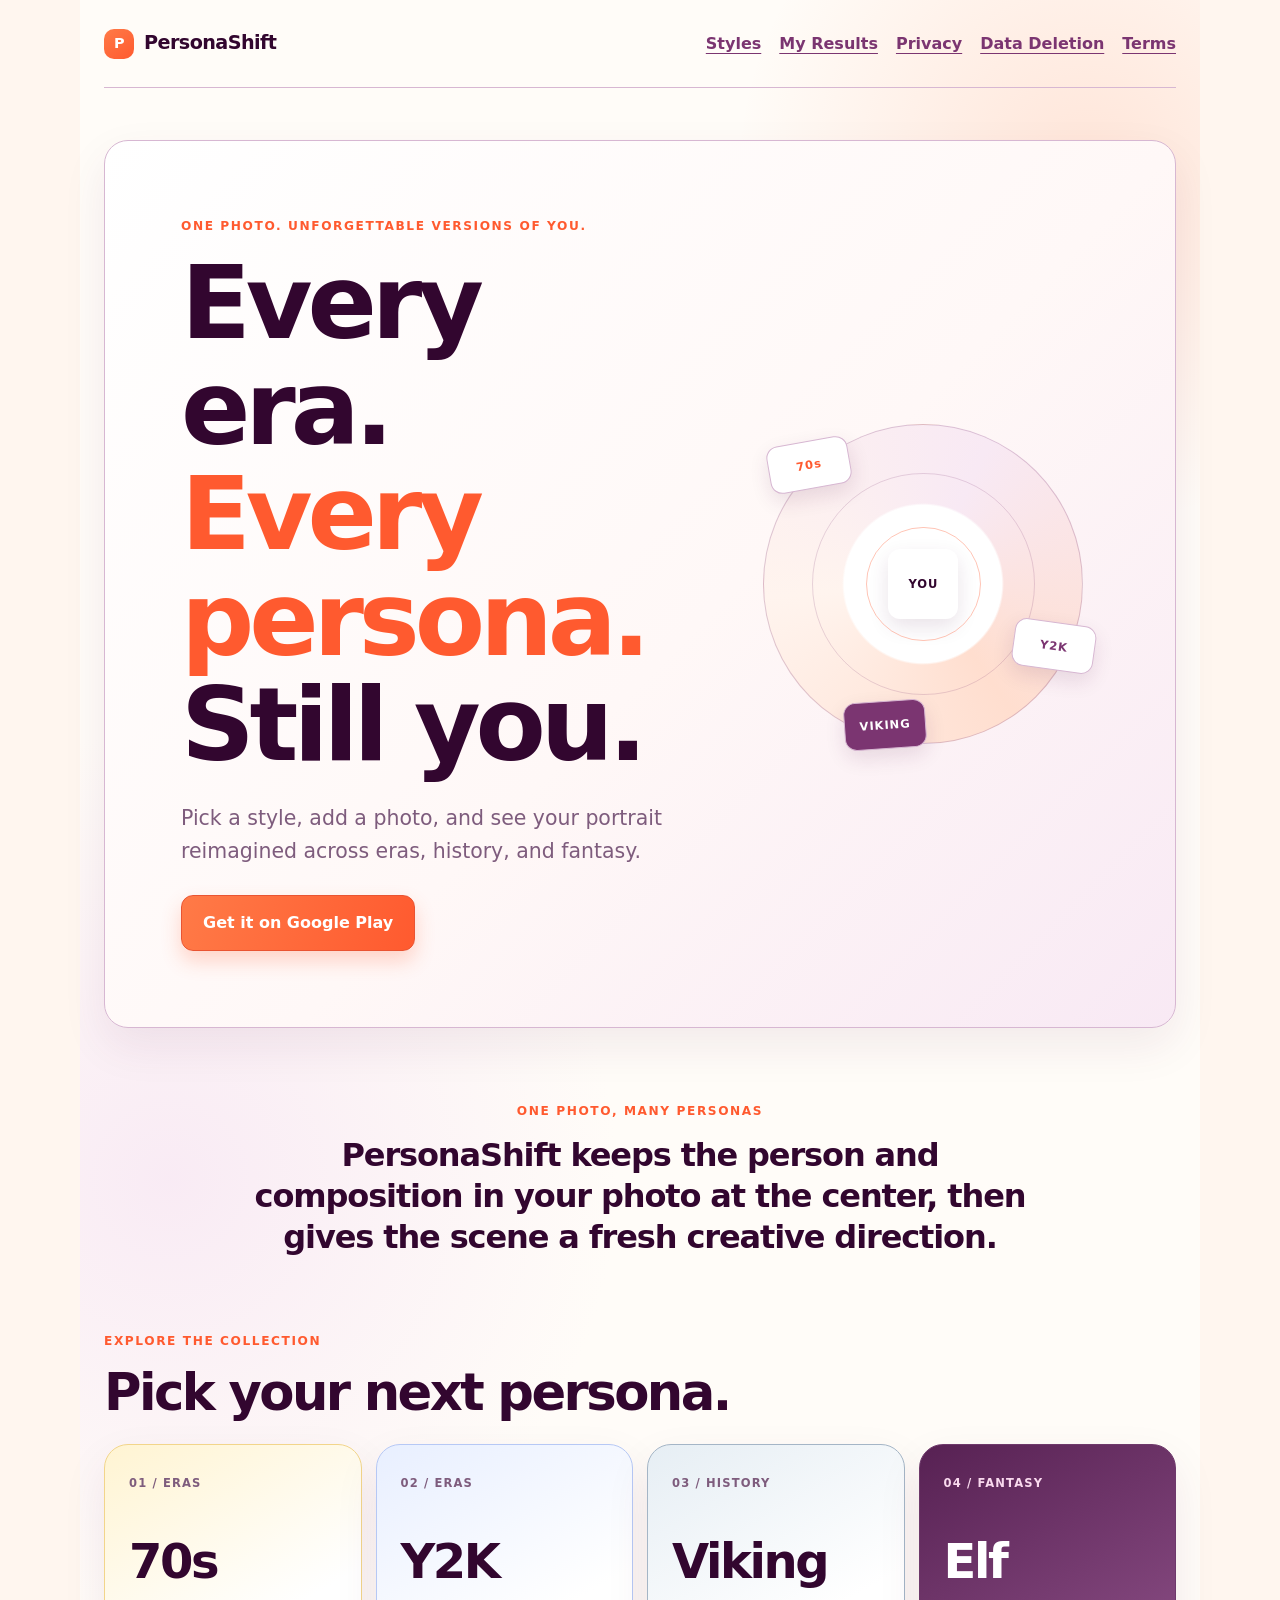
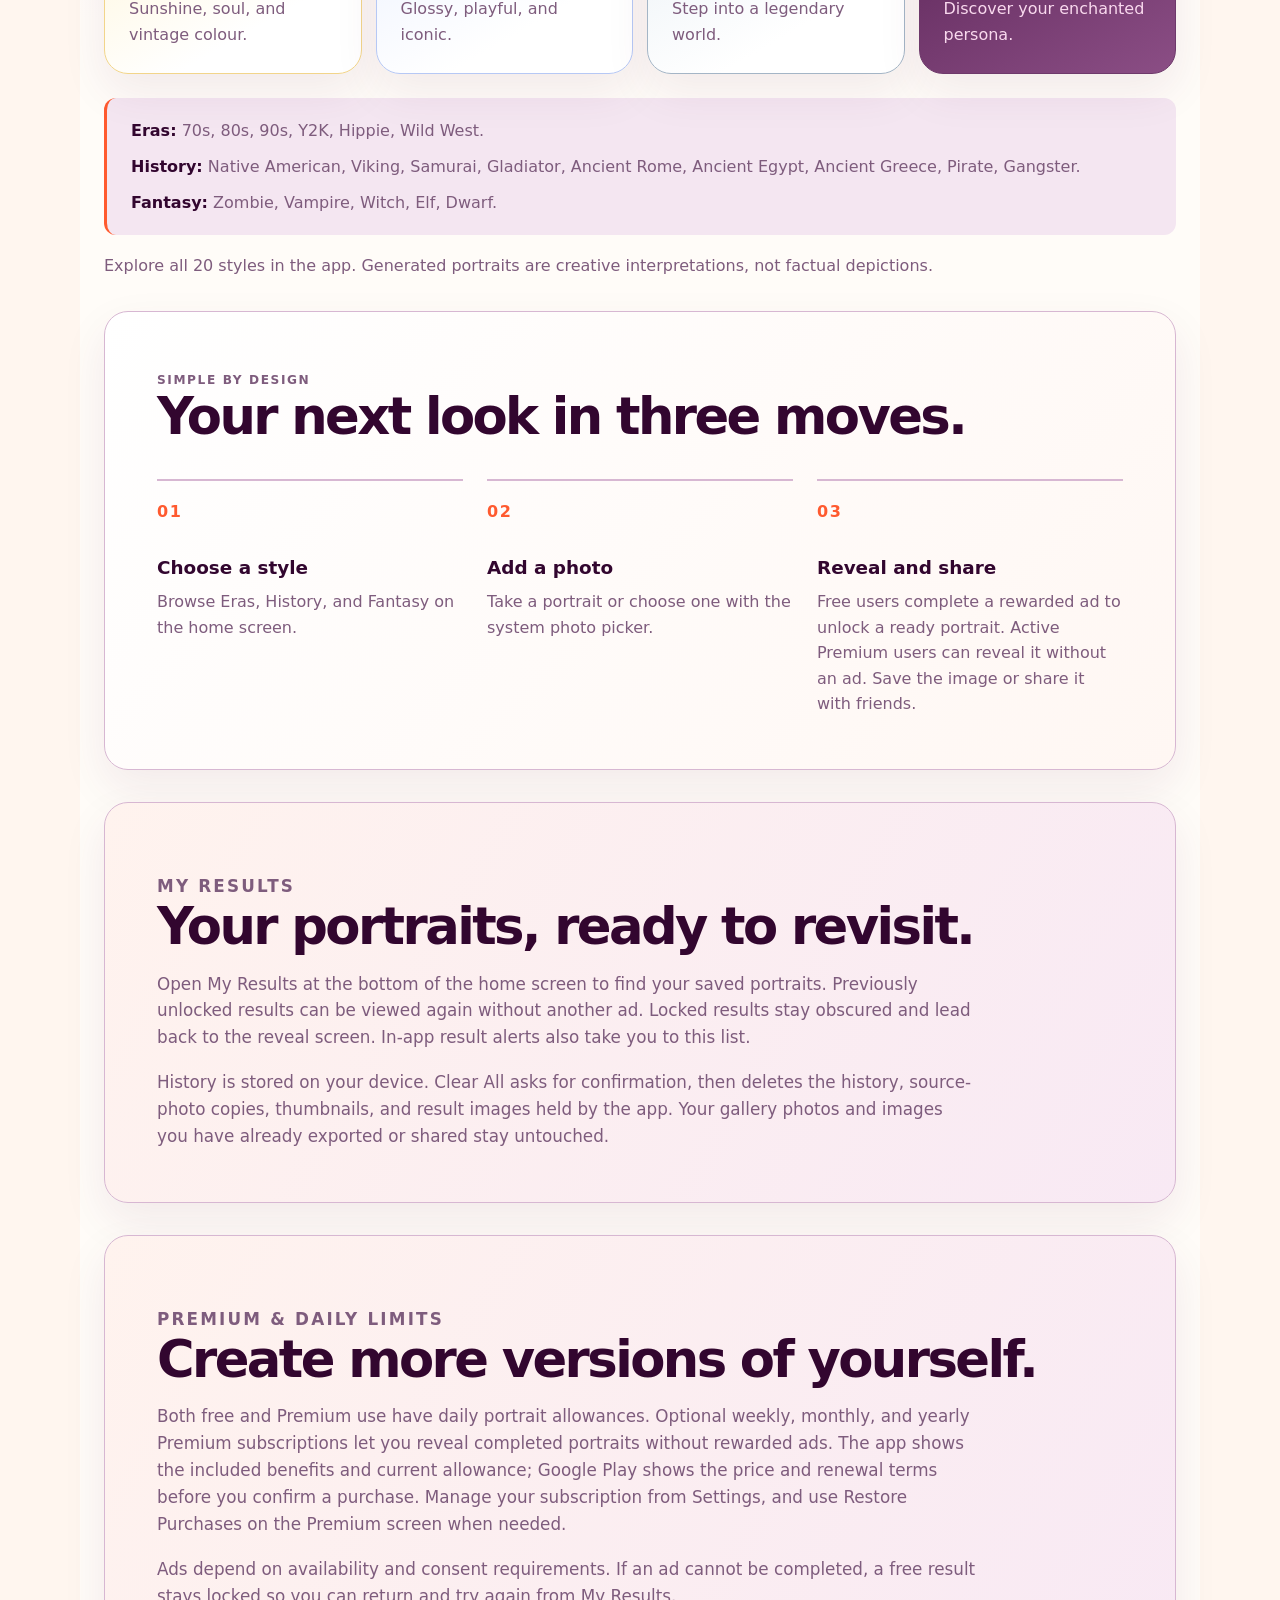
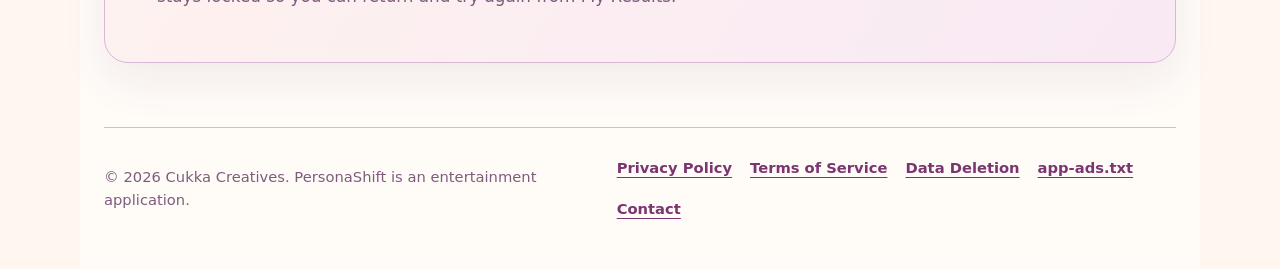
<file: index.html>
<!doctype html>
<html lang="en">
<head>
  <meta charset="utf-8" />
  <meta name="viewport" content="width=device-width, initial-scale=1" />
  <meta name="description" content="PersonaShift turns one photo into a new era, character, or creative theme." />
  <title>PersonaShift — Every Era. Every Persona. Still You.</title>
  <link rel="stylesheet" href="./styles.css" />
</head>
<body>
  <header class="site-header">
    <a class="brand" href="./" aria-label="PersonaShift home"><span class="brand-mark" aria-hidden="true">P</span>PersonaShift</a>
    <nav aria-label="Site navigation"><a href="#styles">Styles</a><a href="#results">My Results</a><a href="./privacy-policy.html">Privacy</a><a href="./data-deletion.html">Data Deletion</a><a href="./terms-of-service.html">Terms</a></nav>
  </header>
  <main>
    <section class="hero" aria-labelledby="hero-title">
      <div class="hero-copy"><p class="eyebrow">ONE PHOTO. UNFORGETTABLE VERSIONS OF YOU.</p><h1 id="hero-title">Every era.<br /><span>Every persona.</span><br />Still you.</h1><p class="lede">Pick a style, add a photo, and see your portrait reimagined across eras, history, and fantasy.</p><a class="button" href="https://play.google.com/store/apps/details?id=com.cukkacreatives.personashift">Get it on Google Play</a></div>
      <div class="hero-orbit" aria-hidden="true"><span class="orbit-card orbit-card-one">70s</span><span class="orbit-card orbit-card-two">Y2K</span><span class="orbit-card orbit-card-three">VIKING</span><span class="orbit-core">YOU</span></div>
    </section>
    <section class="intro" aria-label="How PersonaShift works"><p class="eyebrow">ONE PHOTO, MANY PERSONAS</p><p>PersonaShift keeps the person and composition in your photo at the center, then gives the scene a fresh creative direction.</p></section>
    <section id="styles" class="styles" aria-labelledby="styles-title">
      <div class="section-heading"><p class="eyebrow">EXPLORE THE COLLECTION</p><h2 id="styles-title">Pick your next persona.</h2></div>
      <div class="style-grid"><article class="style-card seventies"><span>01 / ERAS</span><h3>70s</h3><p>Sunshine, soul, and vintage colour.</p></article><article class="style-card y2k"><span>02 / ERAS</span><h3>Y2K</h3><p>Glossy, playful, and iconic.</p></article><article class="style-card historical"><span>03 / HISTORY</span><h3>Viking</h3><p>Step into a legendary world.</p></article><article class="style-card fantasy"><span>04 / FANTASY</span><h3>Elf</h3><p>Discover your enchanted persona.</p></article></div>
      <div class="catalog" aria-label="Available styles by category">
        <p><strong>Eras:</strong> 70s, 80s, 90s, Y2K, Hippie, Wild West.</p>
        <p><strong>History:</strong> Native American, Viking, Samurai, Gladiator, Ancient Rome, Ancient Egypt, Ancient Greece, Pirate, Gangster.</p>
        <p><strong>Fantasy:</strong> Zombie, Vampire, Witch, Elf, Dwarf.</p>
      </div>
      <p class="section-note">Explore all 20 styles in the app. Generated portraits are creative interpretations, not factual depictions.</p>
    </section>
    <section class="steps" aria-labelledby="steps-title"><div class="section-heading"><p class="eyebrow">SIMPLE BY DESIGN</p><h2 id="steps-title">Your next look in three moves.</h2></div><ol><li><span>01</span><strong>Choose a style</strong><p>Browse Eras, History, and Fantasy on the home screen.</p></li><li><span>02</span><strong>Add a photo</strong><p>Take a portrait or choose one with the system photo picker.</p></li><li><span>03</span><strong>Reveal and share</strong><p>Free users complete a rewarded ad to unlock a ready portrait. Active Premium users can reveal it without an ad. Save the image or share it with friends.</p></li></ol></section>
    <section id="results" class="notice" aria-labelledby="results-title">
      <p class="eyebrow">MY RESULTS</p><h2 id="results-title">Your portraits, ready to revisit.</h2>
      <p>Open My Results at the bottom of the home screen to find your saved portraits. Previously unlocked results can be viewed again without another ad. Locked results stay obscured and lead back to the reveal screen. In-app result alerts also take you to this list.</p>
      <p>History is stored on your device. Clear All asks for confirmation, then deletes the history, source-photo copies, thumbnails, and result images held by the app. Your gallery photos and images you have already exported or shared stay untouched.</p>
    </section>
    <section class="notice" aria-labelledby="notice-title"><p class="eyebrow">PREMIUM &amp; DAILY LIMITS</p><h2 id="notice-title">Create more versions of yourself.</h2><p>Both free and Premium use have daily portrait allowances. Optional weekly, monthly, and yearly Premium subscriptions let you reveal completed portraits without rewarded ads. The app shows the included benefits and current allowance; Google Play shows the price and renewal terms before you confirm a purchase. Manage your subscription from Settings, and use Restore Purchases on the Premium screen when needed.</p><p>Ads depend on availability and consent requirements. If an ad cannot be completed, a free result stays locked so you can return and try again from My Results.</p></section>
  </main>
  <footer><p>© 2026 Cukka Creatives. PersonaShift is an entertainment application.</p><div><a href="./privacy-policy.html">Privacy Policy</a><a href="./terms-of-service.html">Terms of Service</a><a href="./data-deletion.html">Data Deletion</a><a href="./app-ads.txt">app-ads.txt</a><a href="mailto:cukkacreatives@gmail.com">Contact</a></div></footer>
</body>
</html>
</file>
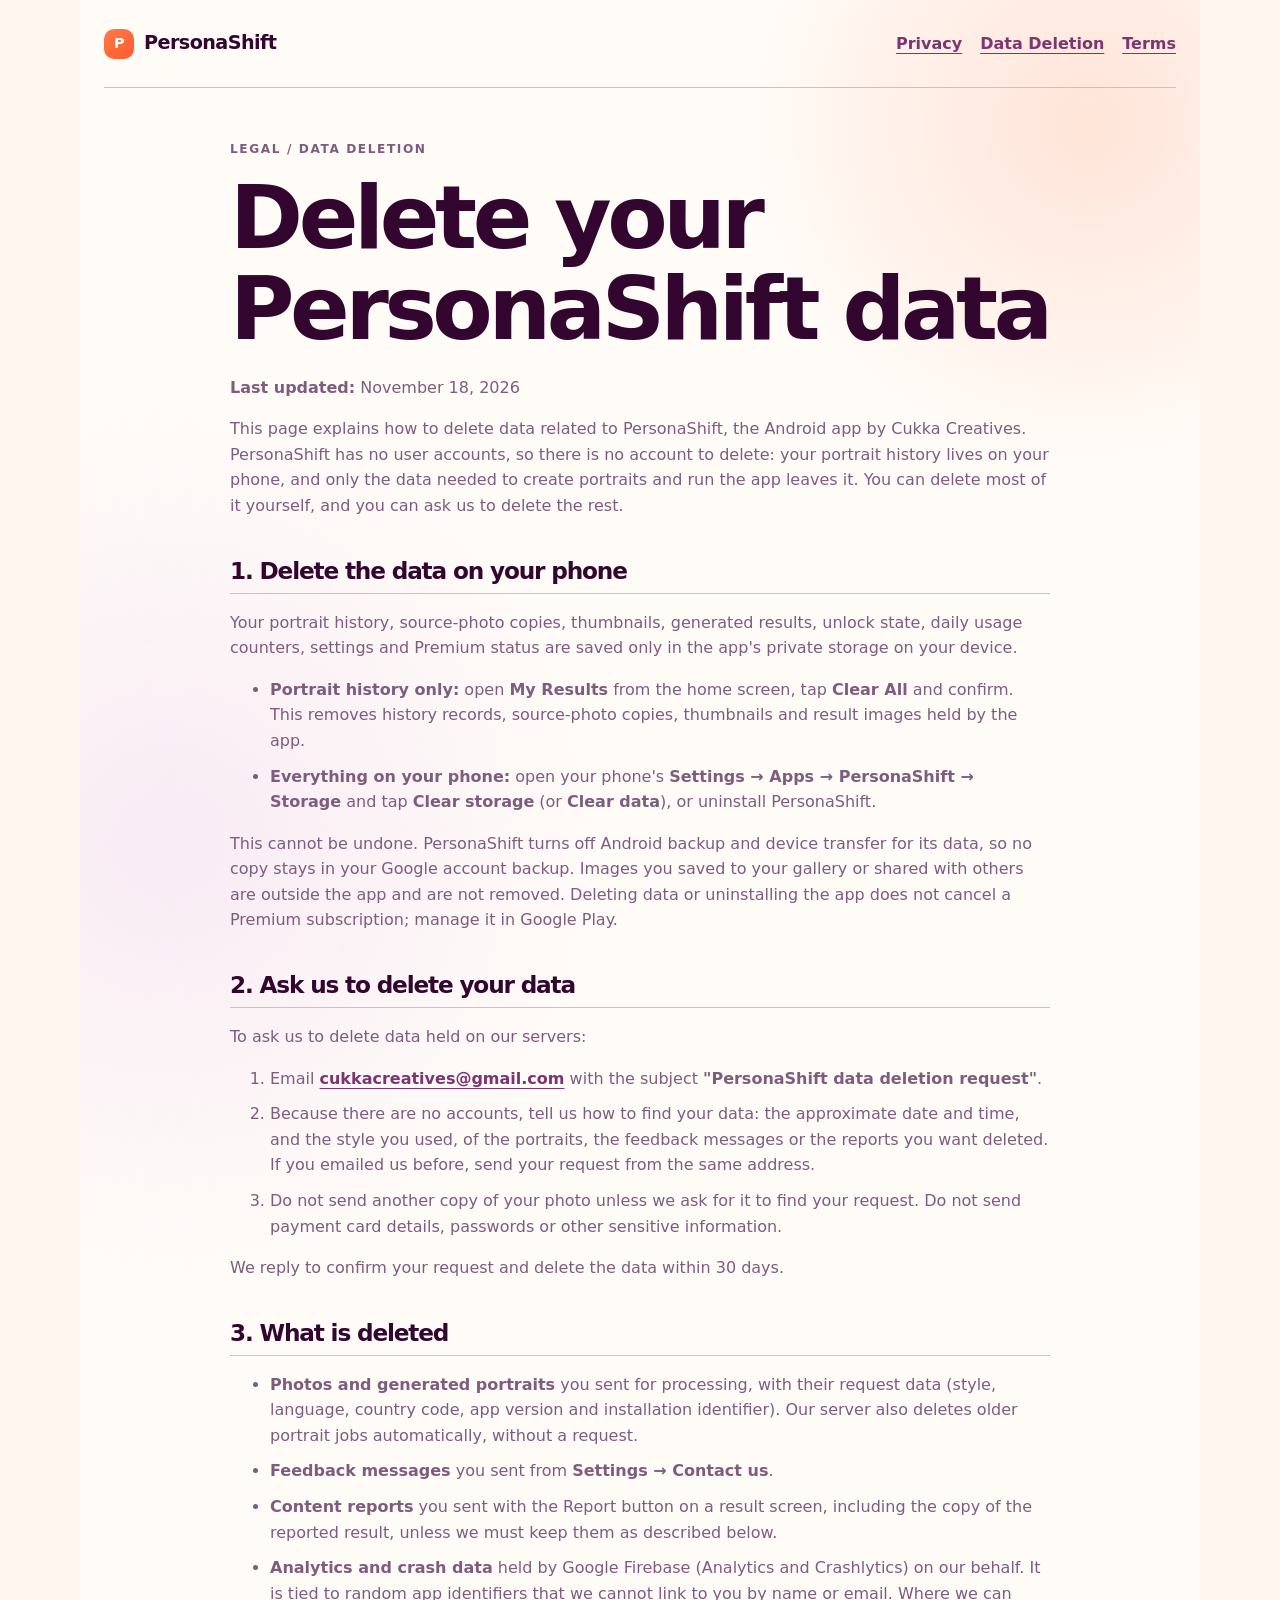
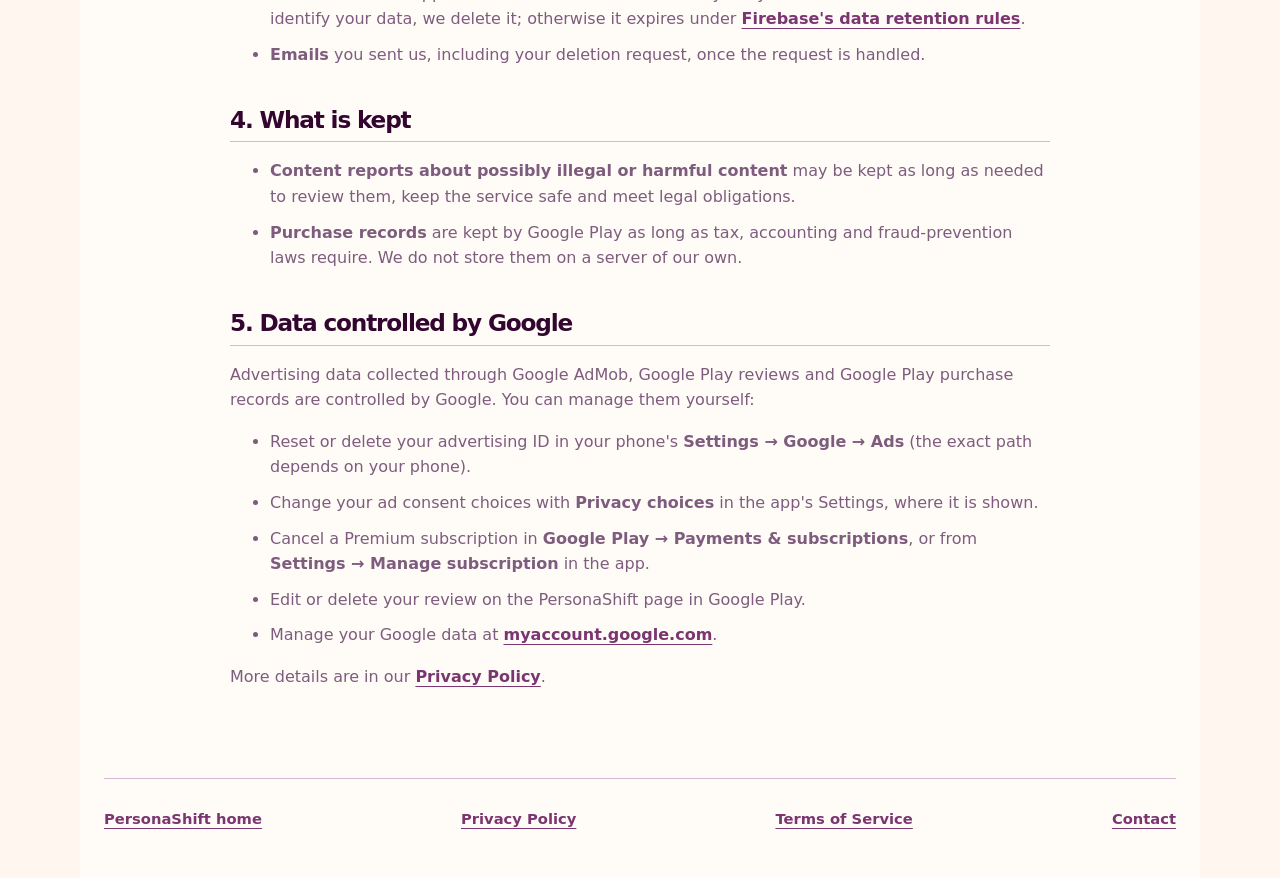
<file: data-deletion.html>
<!doctype html>
<html lang="en">
<head>
  <meta charset="utf-8" />
  <meta name="viewport" content="width=device-width, initial-scale=1" />
  <meta name="description" content="How to delete your PersonaShift data or request its deletion." />
  <title>PersonaShift — Data Deletion</title>
  <link rel="stylesheet" href="./styles.css" />
</head>

<body>
  <header class="site-header">
    <a class="brand" href="./" aria-label="PersonaShift home"><span class="brand-mark" aria-hidden="true">P</span>PersonaShift</a>
    <nav aria-label="Legal">
      <a href="./privacy-policy.html">Privacy</a>
      <a aria-current="page" href="./data-deletion.html">Data Deletion</a>
      <a href="./terms-of-service.html">Terms</a>
    </nav>
  </header>

  <main class="legal" id="main">
    <p class="eyebrow">LEGAL / DATA DELETION</p>
    <h1>Delete your PersonaShift data</h1>
    <p><strong>Last updated:</strong> November 18, 2026</p>

    <p>
      This page explains how to delete data related to PersonaShift, the Android
      app by Cukka Creatives. PersonaShift has no user accounts, so there is no
      account to delete: your portrait history lives on your phone, and only the
      data needed to create portraits and run the app leaves it. You can delete
      most of it yourself, and you can ask us to delete the rest.
    </p>

    <h2>1. Delete the data on your phone</h2>
    <p>
      Your portrait history, source-photo copies, thumbnails, generated results,
      unlock state, daily usage counters, settings and Premium status are saved
      only in the app's private storage on your device.
    </p>
    <ul>
      <li>
        <strong>Portrait history only:</strong> open <strong>My Results</strong>
        from the home screen, tap <strong>Clear All</strong> and confirm. This
        removes history records, source-photo copies, thumbnails and result
        images held by the app.
      </li>
      <li>
        <strong>Everything on your phone:</strong> open your phone's
        <strong>Settings → Apps → PersonaShift → Storage</strong> and tap
        <strong>Clear storage</strong> (or <strong>Clear data</strong>), or
        uninstall PersonaShift.
      </li>
    </ul>
    <p>
      This cannot be undone. PersonaShift turns off Android backup and device
      transfer for its data, so no copy stays in your Google account backup.
      Images you saved to your gallery or shared with others are outside the app
      and are not removed. Deleting data or uninstalling the app does not cancel
      a Premium subscription; manage it in Google Play.
    </p>

    <h2>2. Ask us to delete your data</h2>
    <p>To ask us to delete data held on our servers:</p>
    <ol>
      <li>
        Email
        <a href="mailto:cukkacreatives@gmail.com?subject=PersonaShift%20data%20deletion%20request">cukkacreatives@gmail.com</a>
        with the subject <strong>"PersonaShift data deletion request"</strong>.
      </li>
      <li>
        Because there are no accounts, tell us how to find your data: the
        approximate date and time, and the style you used, of the portraits, the
        feedback messages or the reports you want deleted. If you emailed us
        before, send your request from the same address.
      </li>
      <li>
        Do not send another copy of your photo unless we ask for it to find your
        request. Do not send payment card details, passwords or other sensitive
        information.
      </li>
    </ol>
    <p>
      We reply to confirm your request and delete the data within 30 days.
    </p>

    <h2>3. What is deleted</h2>
    <ul>
      <li>
        <strong>Photos and generated portraits</strong> you sent for processing,
        with their request data (style, language, country code, app version and
        installation identifier). Our server also deletes older portrait jobs
        automatically, without a request.
      </li>
      <li>
        <strong>Feedback messages</strong> you sent from
        <strong>Settings → Contact us</strong>.
      </li>
      <li>
        <strong>Content reports</strong> you sent with the Report button on a
        result screen, including the copy of the reported result, unless we must
        keep them as described below.
      </li>
      <li>
        <strong>Analytics and crash data</strong> held by Google Firebase
        (Analytics and Crashlytics) on our behalf. It is tied to random app
        identifiers that we cannot link to you by name or email. Where we can
        identify your data, we delete it; otherwise it expires under
        <a href="https://firebase.google.com/support/privacy" target="_blank" rel="noopener">Firebase's data retention rules</a>.
      </li>
      <li>
        <strong>Emails</strong> you sent us, including your deletion request,
        once the request is handled.
      </li>
    </ul>

    <h2>4. What is kept</h2>
    <ul>
      <li>
        <strong>Content reports about possibly illegal or harmful content</strong>
        may be kept as long as needed to review them, keep the service safe and
        meet legal obligations.
      </li>
      <li>
        <strong>Purchase records</strong> are kept by Google Play as long as tax,
        accounting and fraud-prevention laws require. We do not store them on a
        server of our own.
      </li>
    </ul>

    <h2>5. Data controlled by Google</h2>
    <p>
      Advertising data collected through Google AdMob, Google Play reviews and
      Google Play purchase records are controlled by Google. You can manage them
      yourself:
    </p>
    <ul>
      <li>Reset or delete your advertising ID in your phone's <strong>Settings → Google → Ads</strong> (the exact path depends on your phone).</li>
      <li>Change your ad consent choices with <strong>Privacy choices</strong> in the app's Settings, where it is shown.</li>
      <li>Cancel a Premium subscription in <strong>Google Play → Payments &amp; subscriptions</strong>, or from <strong>Settings → Manage subscription</strong> in the app.</li>
      <li>Edit or delete your review on the PersonaShift page in Google Play.</li>
      <li>Manage your Google data at <a href="https://myaccount.google.com/data-and-privacy" target="_blank" rel="noopener">myaccount.google.com</a>.</li>
    </ul>

    <p>
      More details are in our <a href="./privacy-policy.html">Privacy Policy</a>.
    </p>
  </main>

  <footer>
    <a href="./">PersonaShift home</a>
    <a href="./privacy-policy.html">Privacy Policy</a>
    <a href="./terms-of-service.html">Terms of Service</a>
    <a href="mailto:cukkacreatives@gmail.com">Contact</a>
  </footer>
</body>
</html>
</file>
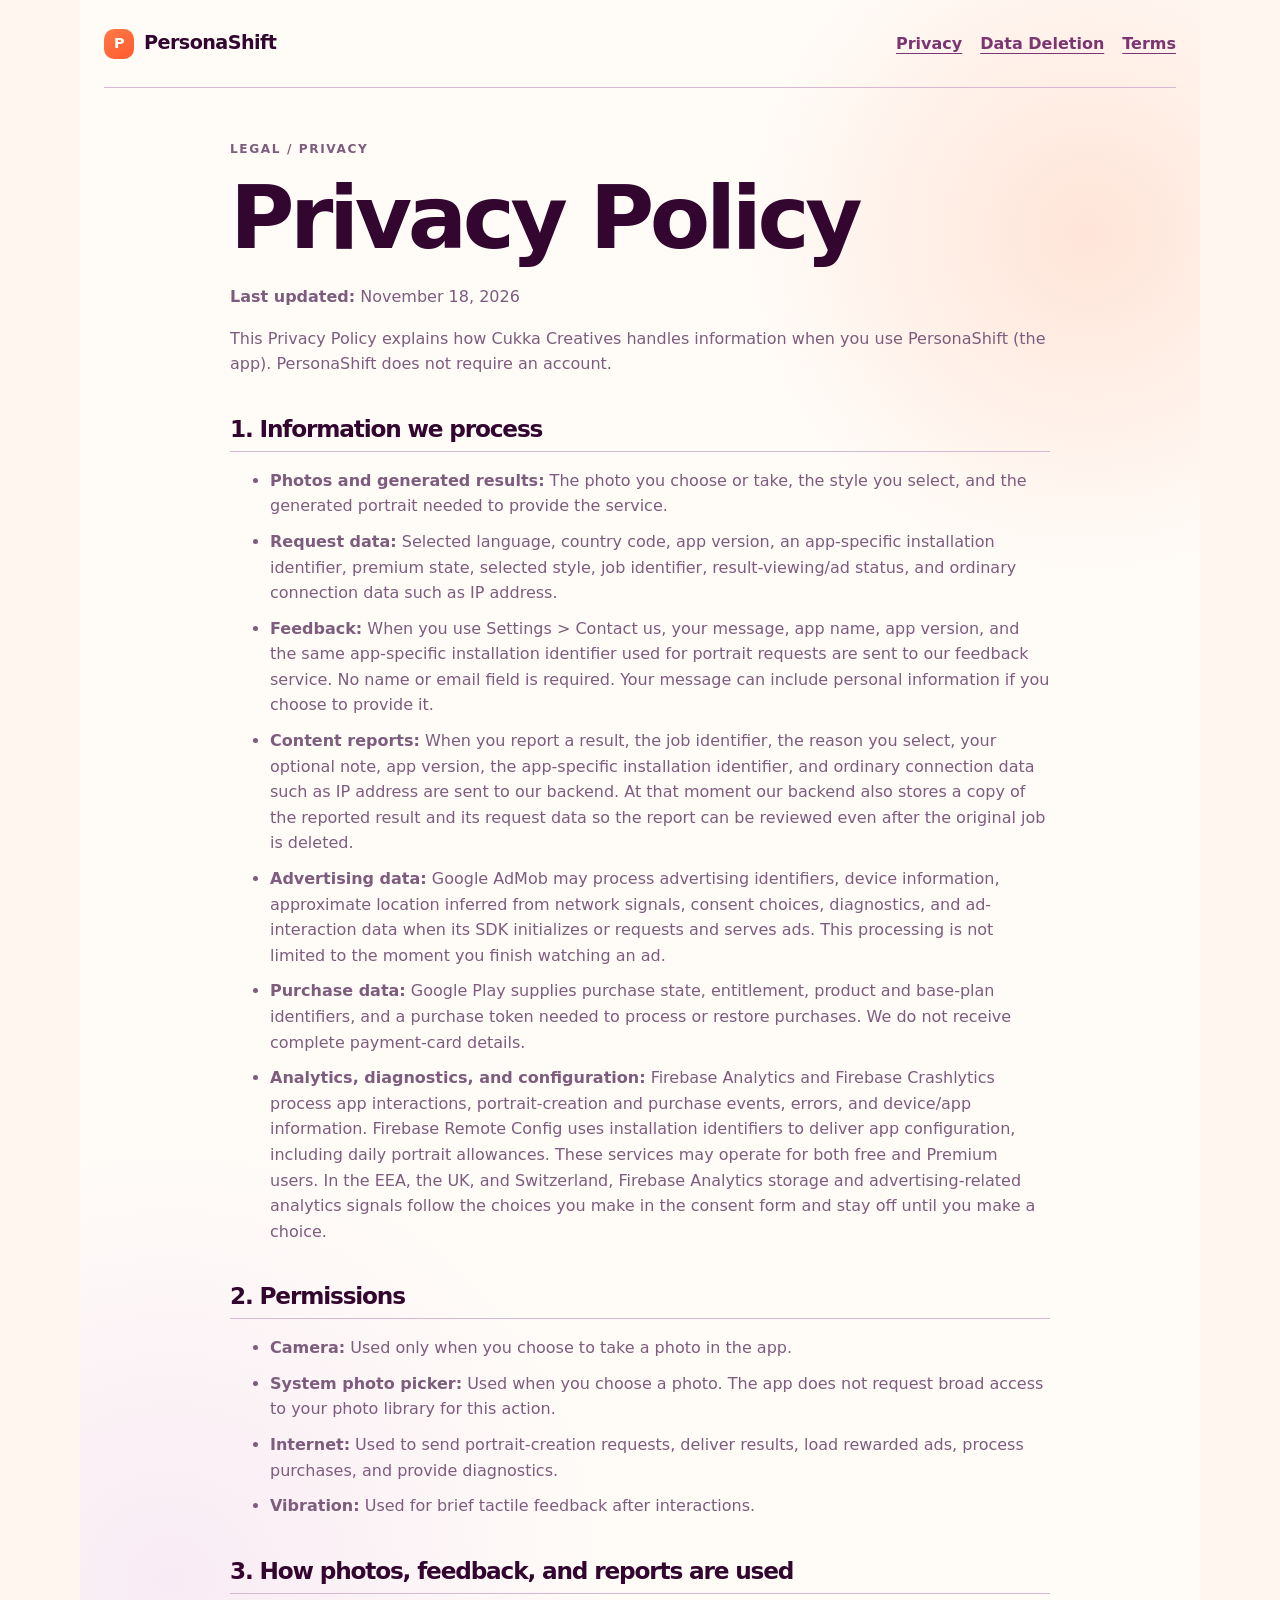
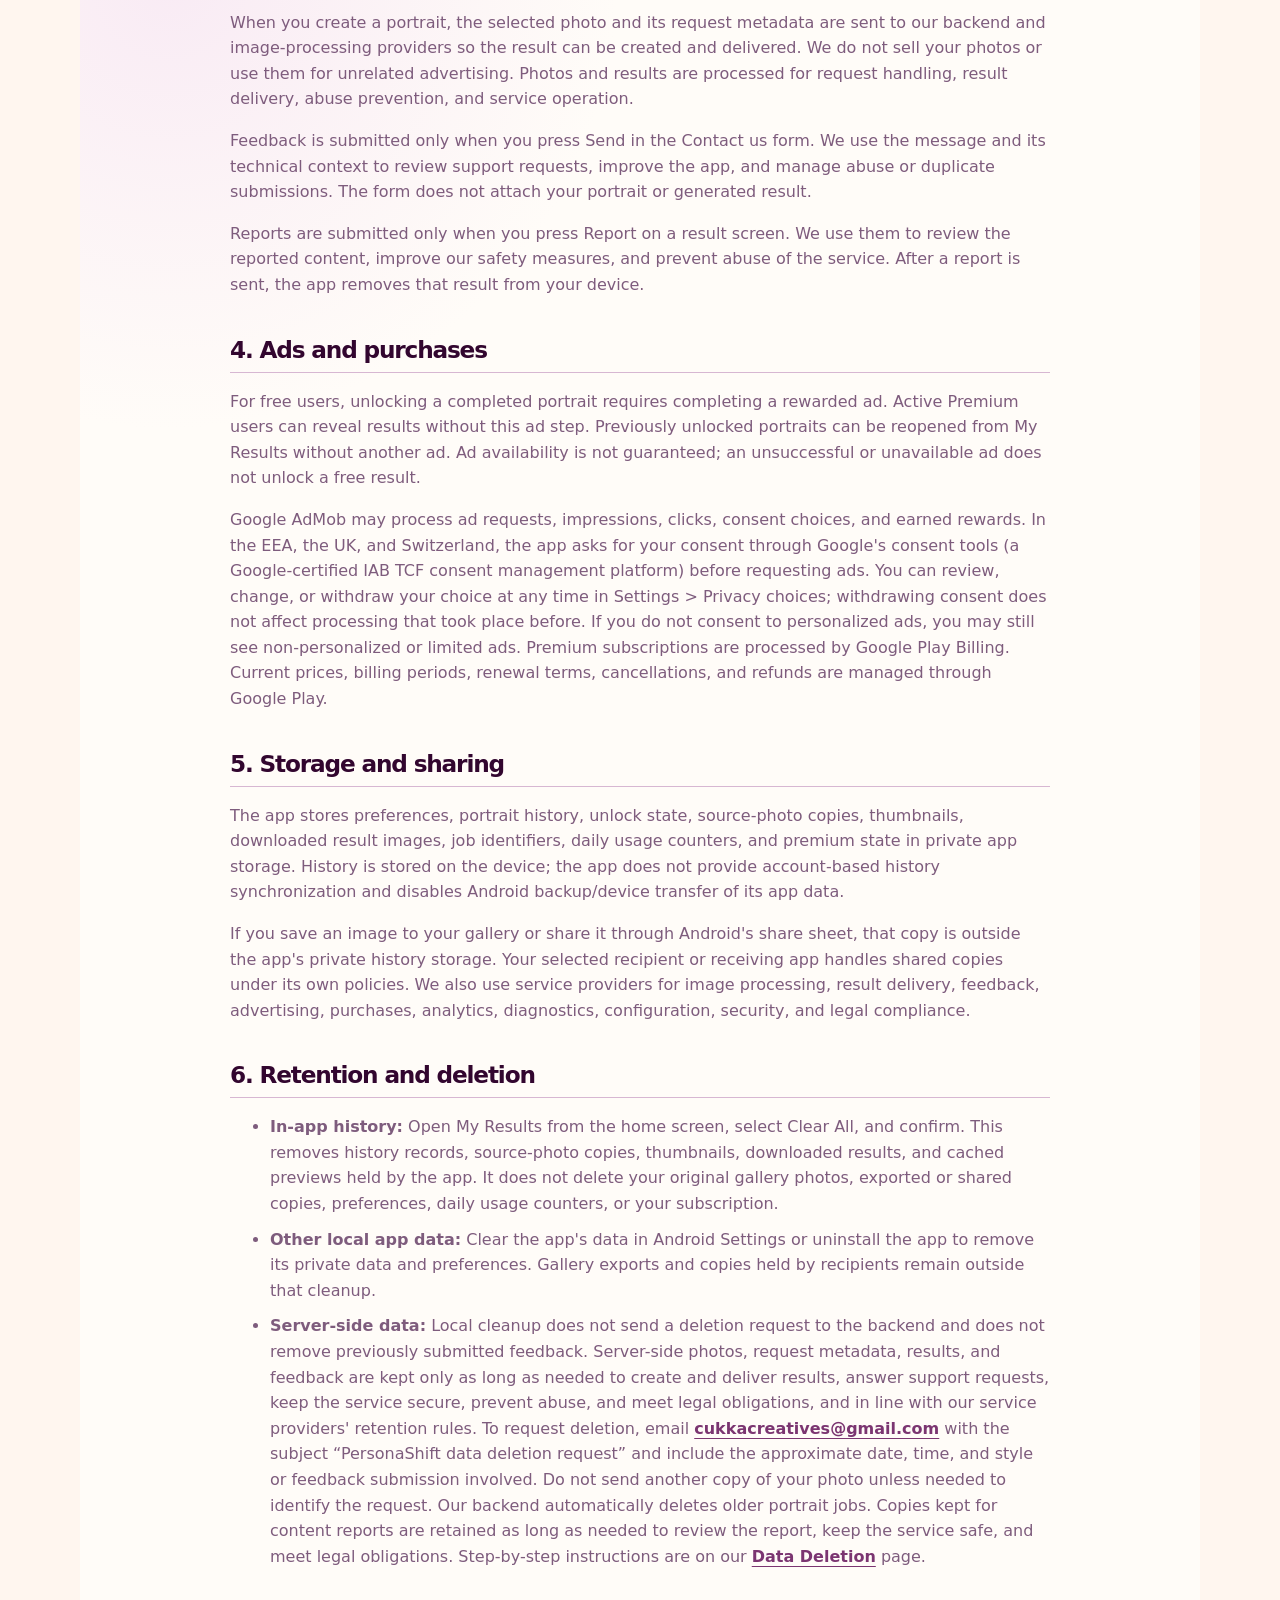
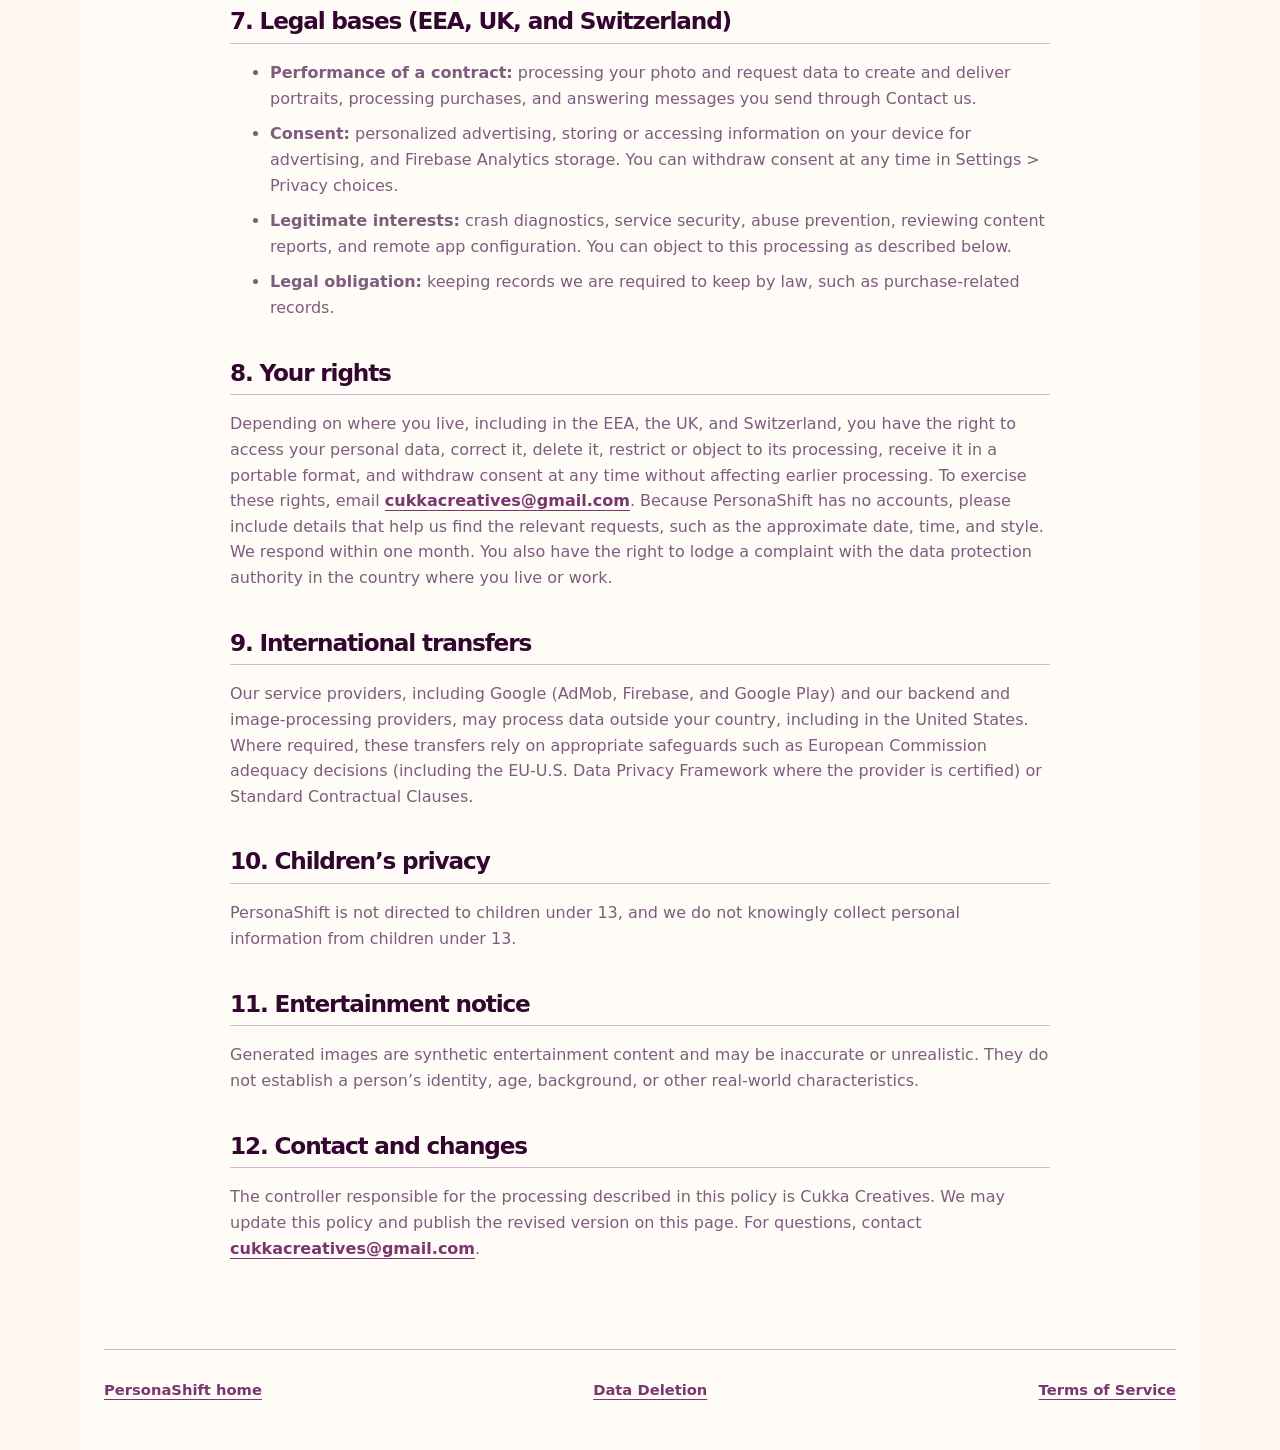
<file: privacy-policy.html>
<!doctype html>
<html lang="en"><head><meta charset="utf-8" /><meta name="viewport" content="width=device-width, initial-scale=1" /><meta name="description" content="PersonaShift privacy policy." /><title>PersonaShift — Privacy Policy</title><link rel="stylesheet" href="./styles.css" /></head><body>
<header class="site-header"><a class="brand" href="./" aria-label="PersonaShift home"><span class="brand-mark" aria-hidden="true">P</span>PersonaShift</a><nav aria-label="Legal"><a aria-current="page" href="./privacy-policy.html">Privacy</a><a href="./data-deletion.html">Data Deletion</a><a href="./terms-of-service.html">Terms</a></nav></header>
<main class="legal"><p class="eyebrow">LEGAL / PRIVACY</p><h1>Privacy Policy</h1><p><strong>Last updated:</strong> November 18, 2026</p><p>This Privacy Policy explains how Cukka Creatives handles information when you use PersonaShift (the app). PersonaShift does not require an account.</p>
<h2>1. Information we process</h2>
<ul>
  <li><strong>Photos and generated results:</strong> The photo you choose or take, the style you select, and the generated portrait needed to provide the service.</li>
  <li><strong>Request data:</strong> Selected language, country code, app version, an app-specific installation identifier, premium state, selected style, job identifier, result-viewing/ad status, and ordinary connection data such as IP address.</li>
  <li><strong>Feedback:</strong> When you use Settings &gt; Contact us, your message, app name, app version, and the same app-specific installation identifier used for portrait requests are sent to our feedback service. No name or email field is required. Your message can include personal information if you choose to provide it.</li>
  <li><strong>Content reports:</strong> When you report a result, the job identifier, the reason you select, your optional note, app version, the app-specific installation identifier, and ordinary connection data such as IP address are sent to our backend. At that moment our backend also stores a copy of the reported result and its request data so the report can be reviewed even after the original job is deleted.</li>
  <li><strong>Advertising data:</strong> Google AdMob may process advertising identifiers, device information, approximate location inferred from network signals, consent choices, diagnostics, and ad-interaction data when its SDK initializes or requests and serves ads. This processing is not limited to the moment you finish watching an ad.</li>
  <li><strong>Purchase data:</strong> Google Play supplies purchase state, entitlement, product and base-plan identifiers, and a purchase token needed to process or restore purchases. We do not receive complete payment-card details.</li>
  <li><strong>Analytics, diagnostics, and configuration:</strong> Firebase Analytics and Firebase Crashlytics process app interactions, portrait-creation and purchase events, errors, and device/app information. Firebase Remote Config uses installation identifiers to deliver app configuration, including daily portrait allowances. These services may operate for both free and Premium users. In the EEA, the UK, and Switzerland, Firebase Analytics storage and advertising-related analytics signals follow the choices you make in the consent form and stay off until you make a choice.</li>
</ul>
<h2>2. Permissions</h2><ul><li><strong>Camera:</strong> Used only when you choose to take a photo in the app.</li><li><strong>System photo picker:</strong> Used when you choose a photo. The app does not request broad access to your photo library for this action.</li><li><strong>Internet:</strong> Used to send portrait-creation requests, deliver results, load rewarded ads, process purchases, and provide diagnostics.</li><li><strong>Vibration:</strong> Used for brief tactile feedback after interactions.</li></ul>
<h2>3. How photos, feedback, and reports are used</h2><p>When you create a portrait, the selected photo and its request metadata are sent to our backend and image-processing providers so the result can be created and delivered. We do not sell your photos or use them for unrelated advertising. Photos and results are processed for request handling, result delivery, abuse prevention, and service operation.</p><p>Feedback is submitted only when you press Send in the Contact us form. We use the message and its technical context to review support requests, improve the app, and manage abuse or duplicate submissions. The form does not attach your portrait or generated result.</p><p>Reports are submitted only when you press Report on a result screen. We use them to review the reported content, improve our safety measures, and prevent abuse of the service. After a report is sent, the app removes that result from your device.</p>
<h2>4. Ads and purchases</h2><p>For free users, unlocking a completed portrait requires completing a rewarded ad. Active Premium users can reveal results without this ad step. Previously unlocked portraits can be reopened from My Results without another ad. Ad availability is not guaranteed; an unsuccessful or unavailable ad does not unlock a free result.</p><p>Google AdMob may process ad requests, impressions, clicks, consent choices, and earned rewards. In the EEA, the UK, and Switzerland, the app asks for your consent through Google's consent tools (a Google-certified IAB TCF consent management platform) before requesting ads. You can review, change, or withdraw your choice at any time in Settings &gt; Privacy choices; withdrawing consent does not affect processing that took place before. If you do not consent to personalized ads, you may still see non-personalized or limited ads. Premium subscriptions are processed by Google Play Billing. Current prices, billing periods, renewal terms, cancellations, and refunds are managed through Google Play.</p>
<h2>5. Storage and sharing</h2><p>The app stores preferences, portrait history, unlock state, source-photo copies, thumbnails, downloaded result images, job identifiers, daily usage counters, and premium state in private app storage. History is stored on the device; the app does not provide account-based history synchronization and disables Android backup/device transfer of its app data.</p><p>If you save an image to your gallery or share it through Android's share sheet, that copy is outside the app's private history storage. Your selected recipient or receiving app handles shared copies under its own policies. We also use service providers for image processing, result delivery, feedback, advertising, purchases, analytics, diagnostics, configuration, security, and legal compliance.</p>
<h2>6. Retention and deletion</h2>
<ul>
  <li><strong>In-app history:</strong> Open My Results from the home screen, select Clear All, and confirm. This removes history records, source-photo copies, thumbnails, downloaded results, and cached previews held by the app. It does not delete your original gallery photos, exported or shared copies, preferences, daily usage counters, or your subscription.</li>
  <li><strong>Other local app data:</strong> Clear the app's data in Android Settings or uninstall the app to remove its private data and preferences. Gallery exports and copies held by recipients remain outside that cleanup.</li>
  <li><strong>Server-side data:</strong> Local cleanup does not send a deletion request to the backend and does not remove previously submitted feedback. Server-side photos, request metadata, results, and feedback are kept only as long as needed to create and deliver results, answer support requests, keep the service secure, prevent abuse, and meet legal obligations, and in line with our service providers' retention rules. To request deletion, email <a href="mailto:cukkacreatives@gmail.com">cukkacreatives@gmail.com</a> with the subject “PersonaShift data deletion request” and include the approximate date, time, and style or feedback submission involved. Do not send another copy of your photo unless needed to identify the request. Our backend automatically deletes older portrait jobs. Copies kept for content reports are retained as long as needed to review the report, keep the service safe, and meet legal obligations. Step-by-step instructions are on our <a href="./data-deletion.html">Data Deletion</a> page.</li>
</ul>
<h2>7. Legal bases (EEA, UK, and Switzerland)</h2><ul><li><strong>Performance of a contract:</strong> processing your photo and request data to create and deliver portraits, processing purchases, and answering messages you send through Contact us.</li><li><strong>Consent:</strong> personalized advertising, storing or accessing information on your device for advertising, and Firebase Analytics storage. You can withdraw consent at any time in Settings &gt; Privacy choices.</li><li><strong>Legitimate interests:</strong> crash diagnostics, service security, abuse prevention, reviewing content reports, and remote app configuration. You can object to this processing as described below.</li><li><strong>Legal obligation:</strong> keeping records we are required to keep by law, such as purchase-related records.</li></ul>
<h2>8. Your rights</h2><p>Depending on where you live, including in the EEA, the UK, and Switzerland, you have the right to access your personal data, correct it, delete it, restrict or object to its processing, receive it in a portable format, and withdraw consent at any time without affecting earlier processing. To exercise these rights, email <a href="mailto:cukkacreatives@gmail.com">cukkacreatives@gmail.com</a>. Because PersonaShift has no accounts, please include details that help us find the relevant requests, such as the approximate date, time, and style. We respond within one month. You also have the right to lodge a complaint with the data protection authority in the country where you live or work.</p>
<h2>9. International transfers</h2><p>Our service providers, including Google (AdMob, Firebase, and Google Play) and our backend and image-processing providers, may process data outside your country, including in the United States. Where required, these transfers rely on appropriate safeguards such as European Commission adequacy decisions (including the EU-U.S. Data Privacy Framework where the provider is certified) or Standard Contractual Clauses.</p>
<h2>10. Children’s privacy</h2><p>PersonaShift is not directed to children under 13, and we do not knowingly collect personal information from children under 13.</p>
<h2>11. Entertainment notice</h2><p>Generated images are synthetic entertainment content and may be inaccurate or unrealistic. They do not establish a person’s identity, age, background, or other real-world characteristics.</p>
<h2>12. Contact and changes</h2><p>The controller responsible for the processing described in this policy is Cukka Creatives. We may update this policy and publish the revised version on this page. For questions, contact <a href="mailto:cukkacreatives@gmail.com">cukkacreatives@gmail.com</a>.</p></main>
<footer><a href="./">PersonaShift home</a><a href="./data-deletion.html">Data Deletion</a><a href="./terms-of-service.html">Terms of Service</a></footer></body></html>
</file>
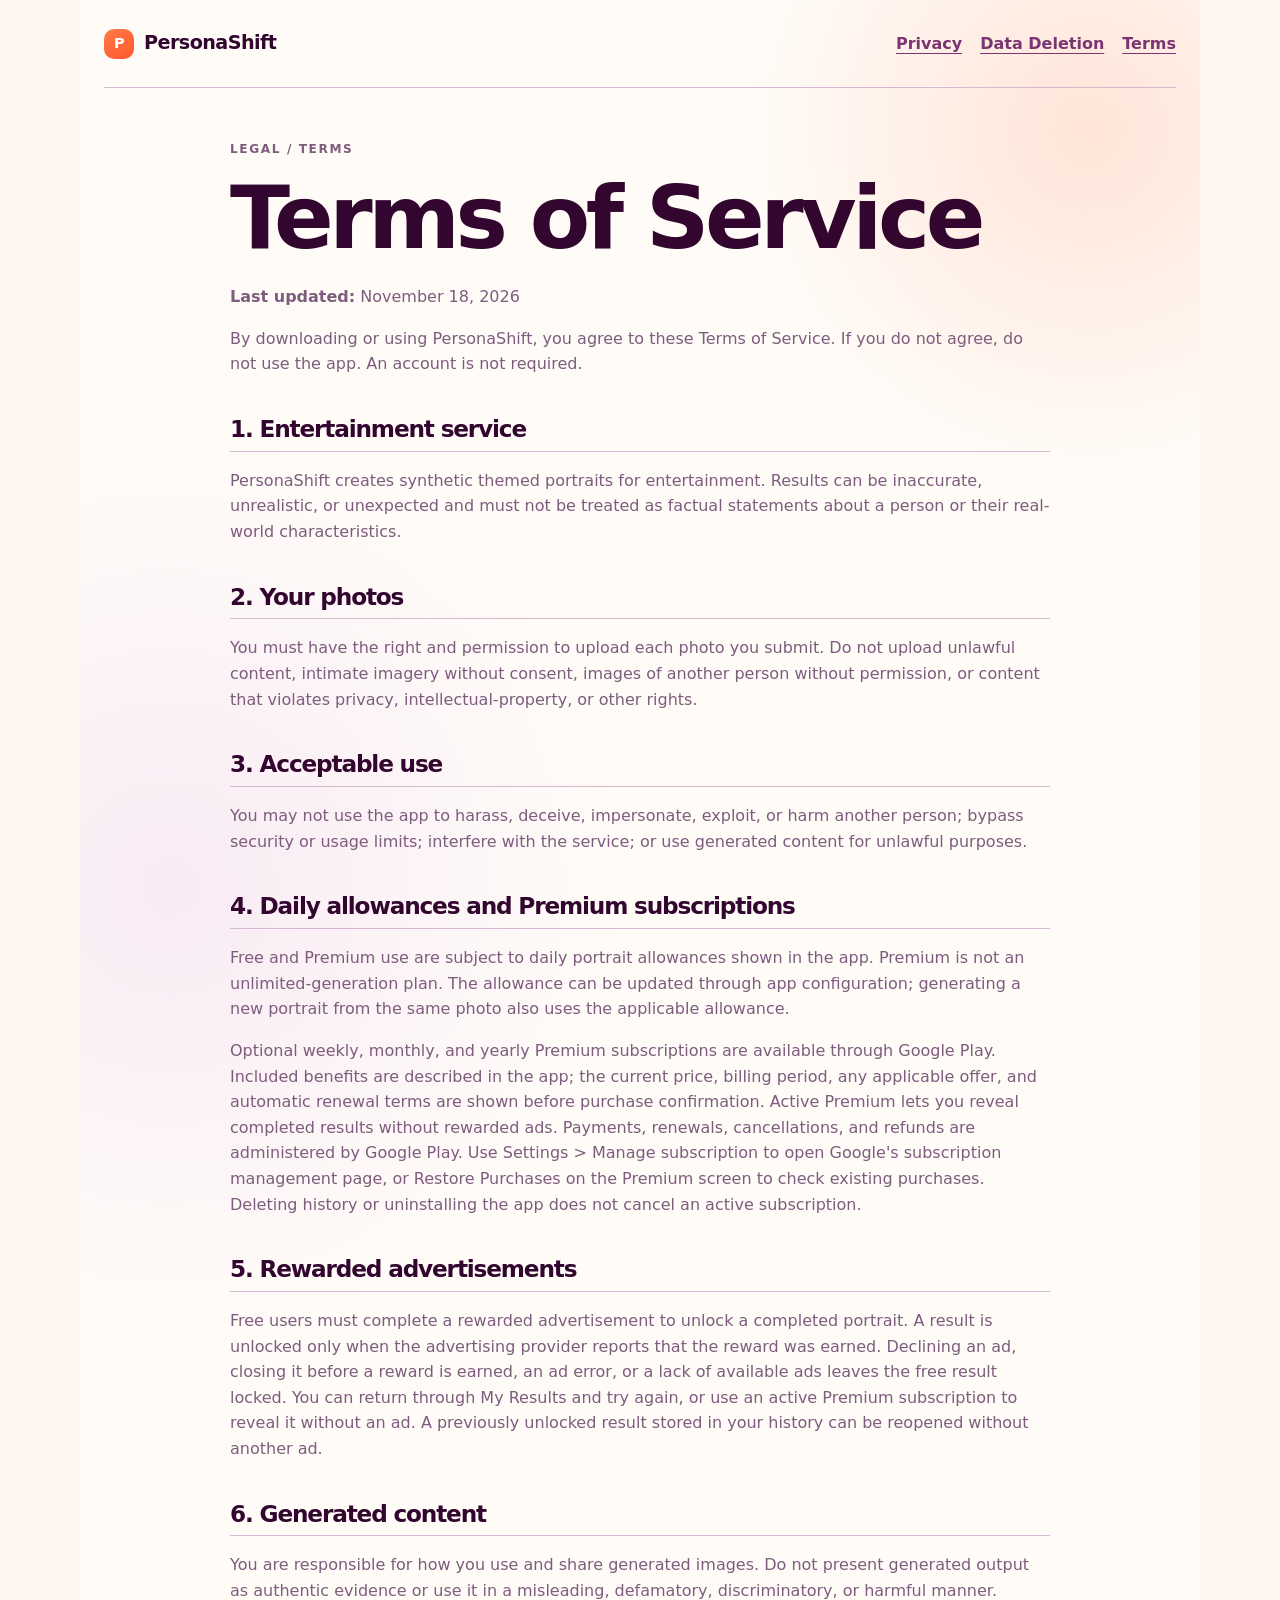
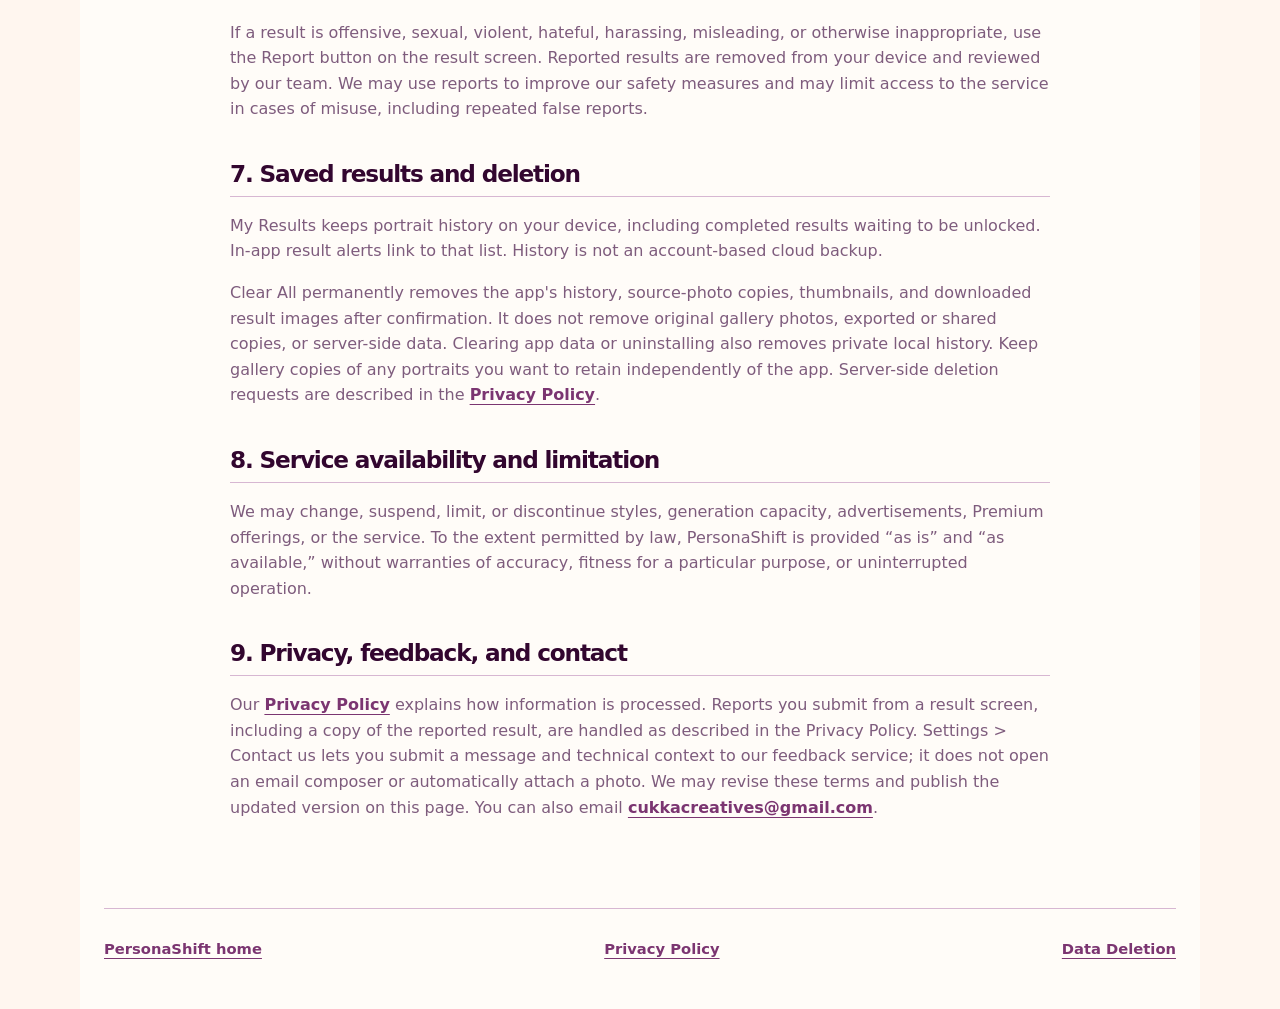
<file: terms-of-service.html>
<!doctype html>
<html lang="en"><head><meta charset="utf-8" /><meta name="viewport" content="width=device-width, initial-scale=1" /><meta name="description" content="PersonaShift terms of service." /><title>PersonaShift — Terms of Service</title><link rel="stylesheet" href="./styles.css" /></head><body>
<header class="site-header"><a class="brand" href="./" aria-label="PersonaShift home"><span class="brand-mark" aria-hidden="true">P</span>PersonaShift</a><nav aria-label="Legal"><a href="./privacy-policy.html">Privacy</a><a href="./data-deletion.html">Data Deletion</a><a aria-current="page" href="./terms-of-service.html">Terms</a></nav></header>
<main class="legal"><p class="eyebrow">LEGAL / TERMS</p><h1>Terms of Service</h1><p><strong>Last updated:</strong> November 18, 2026</p><p>By downloading or using PersonaShift, you agree to these Terms of Service. If you do not agree, do not use the app. An account is not required.</p>
<h2>1. Entertainment service</h2><p>PersonaShift creates synthetic themed portraits for entertainment. Results can be inaccurate, unrealistic, or unexpected and must not be treated as factual statements about a person or their real-world characteristics.</p>
<h2>2. Your photos</h2><p>You must have the right and permission to upload each photo you submit. Do not upload unlawful content, intimate imagery without consent, images of another person without permission, or content that violates privacy, intellectual-property, or other rights.</p>
<h2>3. Acceptable use</h2><p>You may not use the app to harass, deceive, impersonate, exploit, or harm another person; bypass security or usage limits; interfere with the service; or use generated content for unlawful purposes.</p>
<h2>4. Daily allowances and Premium subscriptions</h2><p>Free and Premium use are subject to daily portrait allowances shown in the app. Premium is not an unlimited-generation plan. The allowance can be updated through app configuration; generating a new portrait from the same photo also uses the applicable allowance.</p><p>Optional weekly, monthly, and yearly Premium subscriptions are available through Google Play. Included benefits are described in the app; the current price, billing period, any applicable offer, and automatic renewal terms are shown before purchase confirmation. Active Premium lets you reveal completed results without rewarded ads. Payments, renewals, cancellations, and refunds are administered by Google Play. Use Settings &gt; Manage subscription to open Google's subscription management page, or Restore Purchases on the Premium screen to check existing purchases. Deleting history or uninstalling the app does not cancel an active subscription.</p>
<h2>5. Rewarded advertisements</h2><p>Free users must complete a rewarded advertisement to unlock a completed portrait. A result is unlocked only when the advertising provider reports that the reward was earned. Declining an ad, closing it before a reward is earned, an ad error, or a lack of available ads leaves the free result locked. You can return through My Results and try again, or use an active Premium subscription to reveal it without an ad. A previously unlocked result stored in your history can be reopened without another ad.</p>
<h2>6. Generated content</h2><p>You are responsible for how you use and share generated images. Do not present generated output as authentic evidence or use it in a misleading, defamatory, discriminatory, or harmful manner.</p><p>If a result is offensive, sexual, violent, hateful, harassing, misleading, or otherwise inappropriate, use the Report button on the result screen. Reported results are removed from your device and reviewed by our team. We may use reports to improve our safety measures and may limit access to the service in cases of misuse, including repeated false reports.</p>
<h2>7. Saved results and deletion</h2><p>My Results keeps portrait history on your device, including completed results waiting to be unlocked. In-app result alerts link to that list. History is not an account-based cloud backup.</p><p>Clear All permanently removes the app's history, source-photo copies, thumbnails, and downloaded result images after confirmation. It does not remove original gallery photos, exported or shared copies, or server-side data. Clearing app data or uninstalling also removes private local history. Keep gallery copies of any portraits you want to retain independently of the app. Server-side deletion requests are described in the <a href="./privacy-policy.html">Privacy Policy</a>.</p>
<h2>8. Service availability and limitation</h2><p>We may change, suspend, limit, or discontinue styles, generation capacity, advertisements, Premium offerings, or the service. To the extent permitted by law, PersonaShift is provided “as is” and “as available,” without warranties of accuracy, fitness for a particular purpose, or uninterrupted operation.</p>
<h2>9. Privacy, feedback, and contact</h2><p>Our <a href="./privacy-policy.html">Privacy Policy</a> explains how information is processed. Reports you submit from a result screen, including a copy of the reported result, are handled as described in the Privacy Policy. Settings &gt; Contact us lets you submit a message and technical context to our feedback service; it does not open an email composer or automatically attach a photo. We may revise these terms and publish the updated version on this page. You can also email <a href="mailto:cukkacreatives@gmail.com">cukkacreatives@gmail.com</a>.</p></main>
<footer><a href="./">PersonaShift home</a><a href="./privacy-policy.html">Privacy Policy</a><a href="./data-deletion.html">Data Deletion</a></footer></body></html>
</file>
<file: styles.css>
:root { color-scheme: light; --background: #fffcf8; --background-deep: #fff6ef; --ink: #32062f; --muted: #7e5c7d; --coral: #ff5a2f; --orange: #ff7a47; --plum: #7b3571; --line: #d7b7d2; --radius-card: 24px; --radius-button: 12px; --content-width: 1120px; }
* { box-sizing: border-box; } html { background: var(--background-deep); scroll-behavior: smooth; } body { max-width: var(--content-width); min-height: 100vh; margin: 0 auto; padding: 0 24px; color: var(--ink); background: radial-gradient(circle at 90% 5%, rgb(255 122 71 / 18%), transparent 22rem), radial-gradient(circle at 8% 34%, rgb(248 233 244 / 90%), transparent 28rem), var(--background); font-family: Inter, ui-sans-serif, system-ui, -apple-system, BlinkMacSystemFont, "Segoe UI", sans-serif; line-height: 1.6; }
a { color: var(--plum); font-weight: 750; text-underline-offset: 4px; } a:focus-visible, .button:focus-visible { outline: 3px solid var(--coral); outline-offset: 4px; } .site-header, footer { display: flex; align-items: center; justify-content: space-between; gap: 24px; } .site-header { min-height: 88px; border-bottom: 1px solid var(--line); } .brand { display: inline-flex; align-items: center; gap: 10px; color: var(--ink); font-size: 1.2rem; font-weight: 850; letter-spacing: -.03em; text-decoration: none; } .brand-mark { display: grid; width: 30px; height: 30px; place-items: center; border-radius: 10px; color: white; background: linear-gradient(145deg, var(--orange), var(--coral)); font-size: .9rem; } nav, footer div { display: flex; flex-wrap: wrap; gap: 18px; } main { padding: 52px 0 64px; }
.hero, .notice, .style-card, .steps { border: 1px solid var(--line); border-radius: var(--radius-card); background: rgb(255 255 255 / 80%); box-shadow: 0 18px 45px rgb(83 25 72 / 8%); } .hero { display: grid; grid-template-columns: minmax(0, 1.2fr) minmax(260px, .8fr); align-items: center; gap: 40px; min-height: 470px; padding: clamp(32px, 7vw, 76px); overflow: hidden; background: linear-gradient(135deg, #fff 0%, #fff8f7 55%, #f8e9f4 100%); } .eyebrow { margin: 0 0 14px; color: var(--coral); font-size: .76rem; font-weight: 850; letter-spacing: .13em; } h1, h2, h3 { margin: 0; line-height: 1.03; letter-spacing: -.05em; } h1 { font-size: clamp(3.2rem, 8vw, 6.8rem); } h1 span { color: var(--coral); } .lede { max-width: 560px; margin: 24px 0 28px; color: var(--muted); font-size: clamp(1.08rem, 2vw, 1.28rem); } .button { display: inline-block; padding: 14px 21px; border: 1px solid #e95432; border-radius: var(--radius-button); color: white; background: linear-gradient(110deg, var(--orange), var(--coral)); box-shadow: 0 10px 20px rgb(255 90 47 / 24%); text-decoration: none; } .button:hover { filter: brightness(1.05); transform: translateY(-1px); }
.hero-orbit { position: relative; width: min(100%, 320px); aspect-ratio: 1; margin: auto; border: 1px solid rgb(123 53 113 / 24%); border-radius: 50%; background: radial-gradient(circle, #fff 0 35%, transparent 36%), conic-gradient(from 25deg, #f8e9f4, #ffdecf, #fff4ee, #f8e9f4); } .hero-orbit::before, .hero-orbit::after { position: absolute; inset: 15%; border: 1px solid rgb(123 53 113 / 18%); border-radius: 50%; content: ""; } .hero-orbit::after { inset: 32%; border-color: rgb(255 90 47 / 35%); } .orbit-card, .orbit-core { position: absolute; display: grid; place-items: center; border-radius: 12px; font-size: .72rem; font-weight: 850; letter-spacing: .08em; box-shadow: 0 8px 20px rgb(83 25 72 / 12%); } .orbit-card { width: 82px; height: 48px; border: 1px solid var(--line); background: white; } .orbit-card-one { top: 5%; left: 1%; color: var(--coral); transform: rotate(-10deg); } .orbit-card-two { right: -4%; bottom: 23%; color: var(--plum); transform: rotate(8deg); } .orbit-card-three { bottom: -2%; left: 25%; color: white; background: var(--plum); transform: rotate(-4deg); } .orbit-core { inset: 39%; color: var(--ink); background: white; }
.intro { max-width: 800px; margin: 74px auto; text-align: center; } .intro p:last-child { margin: 0; font-size: clamp(1.35rem, 3vw, 2rem); font-weight: 650; letter-spacing: -.035em; line-height: 1.28; } .section-heading h2, .notice h2 { font-size: clamp(2rem, 4vw, 3.2rem); } .styles { scroll-margin-top: 28px; } .style-grid { display: grid; grid-template-columns: repeat(4, 1fr); gap: 14px; margin-top: 26px; } .style-card { min-height: 230px; padding: 24px; } .style-card span { color: var(--muted); font-size: .72rem; font-weight: 800; letter-spacing: .1em; } .style-card h3 { margin-top: 42px; font-size: clamp(2rem, 4vw, 3rem); } .style-card p { margin: 10px 0 0; color: var(--muted); } .seventies { background: linear-gradient(150deg, #fff4d2, #fff 72%); border-color: #f2d58a; } .eighties { background: linear-gradient(150deg, #ffe1f1, #fff 72%); border-color: #f0a9d1; } .y2k { background: linear-gradient(150deg, #e8efff, #fff 72%); border-color: #b6c8f5; } .fantasy { color: white; background: linear-gradient(150deg, #572153, #8b4e85); border-color: #6e396b; } .fantasy span, .fantasy p { color: #f9d9ee; } .section-note { margin: 18px 0 0; color: var(--muted); }
.steps { margin-top: 32px; padding: clamp(28px, 5vw, 52px); background: linear-gradient(135deg, #fff, #fff7f3); } .steps ol { display: grid; grid-template-columns: repeat(3, 1fr); gap: 24px; margin: 36px 0 0; padding: 0; list-style: none; } .steps li { padding-top: 18px; border-top: 2px solid var(--line); } .steps li span { display: block; margin-bottom: 28px; color: var(--coral); font-weight: 850; letter-spacing: .1em; } .steps strong { font-size: 1.15rem; } .steps p { margin: 7px 0 0; color: var(--muted); } .notice { margin-top: 32px; padding: clamp(30px, 5vw, 52px); background: linear-gradient(120deg, #fff3ee, #f8e9f4); } .notice p:last-child { max-width: 820px; margin: 18px 0 0; color: var(--muted); font-size: 1.05rem; }
.historical { background: linear-gradient(150deg, #e6eef4, #fff 72%); border-color: #a4b5c6; }
.catalog { margin-top: 24px; padding: 20px 24px; border-left: 3px solid var(--coral); border-radius: var(--radius-button); background: #f4e6f1; color: var(--muted); }
.catalog p { margin: 0; } .catalog p + p { margin-top: 10px; } .catalog strong { color: var(--ink); }
.notice p { max-width: 820px; margin: 18px 0 0; color: var(--muted); font-size: 1.05rem; } #results { scroll-margin-top: 28px; }
.legal { max-width: 820px; margin: 0 auto; padding: 52px 0 72px; } .legal h1 { margin-bottom: 20px; font-size: clamp(3rem, 8vw, 5.5rem); } .legal h2 { margin-top: 40px; padding-bottom: 10px; border-bottom: 1px solid var(--line); font-size: 1.45rem; } .legal p, .legal li { color: var(--muted); } .legal li + li { margin-top: 10px; } footer { padding: 28px 0 48px; border-top: 1px solid var(--line); color: var(--muted); font-size: .92rem; } footer p { margin: 0; } @media (max-width: 760px) { body { padding: 0 16px; } .site-header, footer { align-items: flex-start; flex-direction: column; padding: 20px 0; } main { padding: 32px 0 48px; } .hero { grid-template-columns: 1fr; min-height: 0; } .hero-orbit { width: min(100%, 280px); } .style-grid, .steps ol { grid-template-columns: 1fr; } .style-card { min-height: 180px; } .style-card h3 { margin-top: 22px; } .intro { margin: 54px auto; } }
</file>
